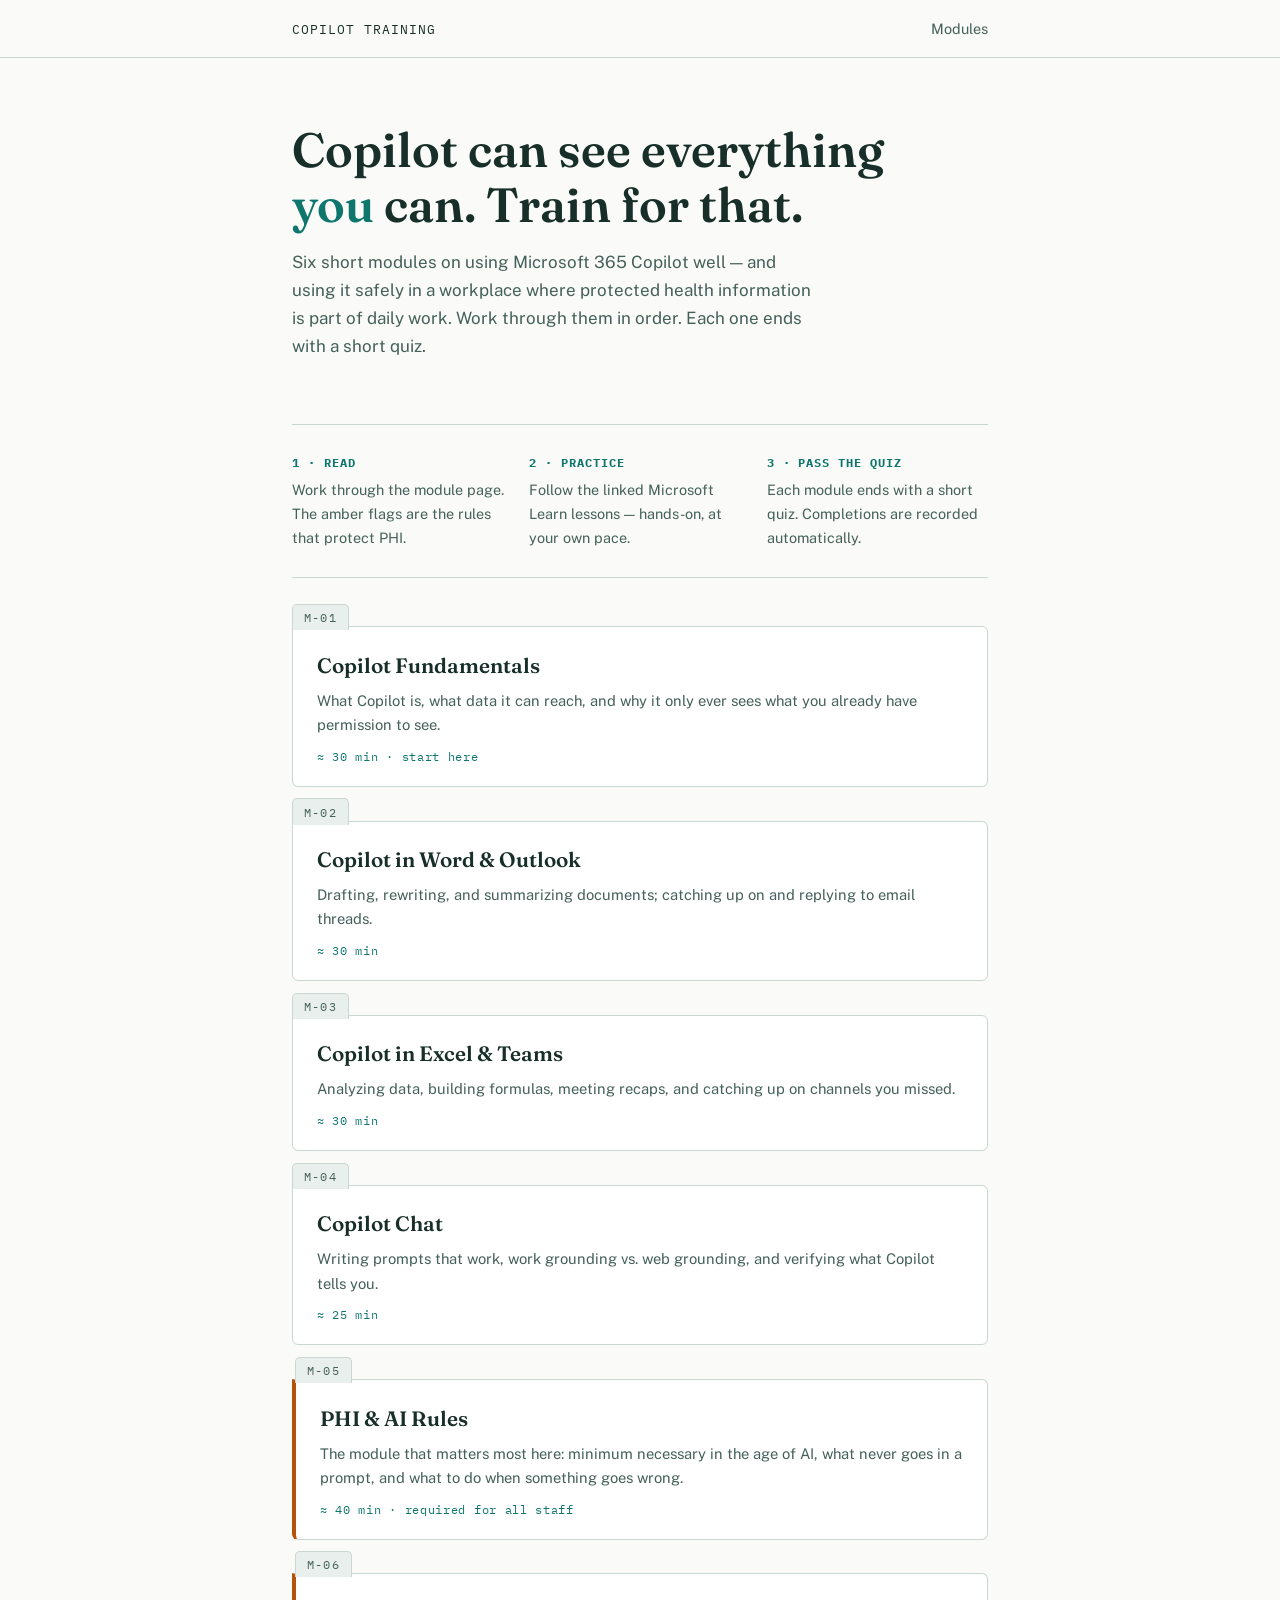
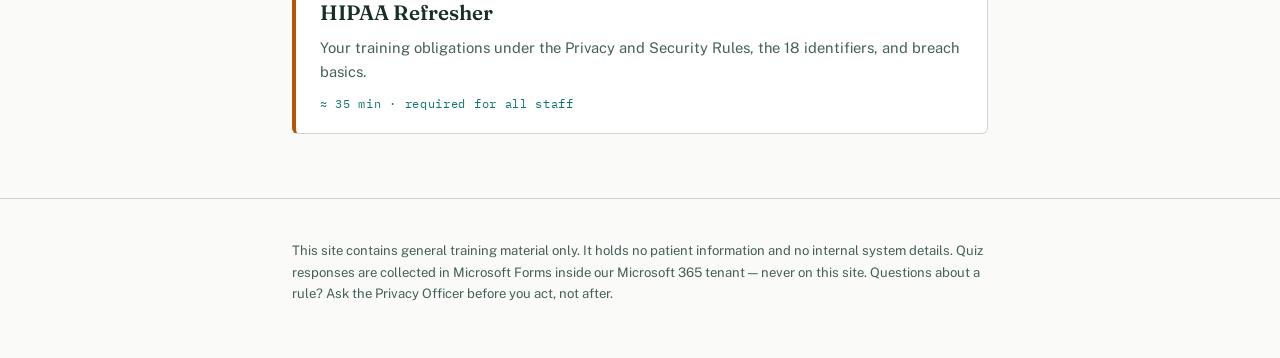
<file: index.html>
<!DOCTYPE html>
<html lang="en">
<head>
<meta charset="utf-8">
<meta name="viewport" content="width=device-width, initial-scale=1">
<title>Copilot Training</title>
<link rel="stylesheet" href="assets/styles.css">
</head>
<body>

<header class="topbar">
  <div class="wrap">
    <a class="wordmark" href="index.html">Copilot Training</a>
    <nav><a href="#modules">Modules</a></nav>
  </div>
</header>

<section class="hero">
  <div class="wrap">
    <h1>Copilot can see everything <em>you</em> can. Train for that.</h1>
    <p>Six short modules on using Microsoft 365 Copilot well — and using it safely in a
    workplace where protected health information is part of daily work. Work through them
    in order. Each one ends with a short quiz.</p>
  </div>
</section>

<div class="wrap">
  <div class="steps">
    <div><strong>1 · Read</strong><p>Work through the module page. The amber flags are the rules that protect PHI.</p></div>
    <div><strong>2 · Practice</strong><p>Follow the linked Microsoft Learn lessons — hands-on, at your own pace.</p></div>
    <div><strong>3 · Pass the quiz</strong><p>Each module ends with a short quiz. Completions are recorded automatically.</p></div>
  </div>

  <ul class="modules" id="modules">
    <li>
      <a class="module-card" href="modules/m01-fundamentals.html">
        <span class="tab">M-01</span>
        <h2>Copilot Fundamentals</h2>
        <p>What Copilot is, what data it can reach, and why it only ever sees what you already have permission to see.</p>
        <span class="meta">≈ 30 min · start here</span>
      </a>
    </li>
    <li>
      <a class="module-card" href="modules/m02-word-outlook.html">
        <span class="tab">M-02</span>
        <h2>Copilot in Word &amp; Outlook</h2>
        <p>Drafting, rewriting, and summarizing documents; catching up on and replying to email threads.</p>
        <span class="meta">≈ 30 min</span>
      </a>
    </li>
    <li>
      <a class="module-card" href="modules/m03-excel-teams.html">
        <span class="tab">M-03</span>
        <h2>Copilot in Excel &amp; Teams</h2>
        <p>Analyzing data, building formulas, meeting recaps, and catching up on channels you missed.</p>
        <span class="meta">≈ 30 min</span>
      </a>
    </li>
    <li>
      <a class="module-card" href="modules/m04-copilot-chat.html">
        <span class="tab">M-04</span>
        <h2>Copilot Chat</h2>
        <p>Writing prompts that work, work grounding vs. web grounding, and verifying what Copilot tells you.</p>
        <span class="meta">≈ 25 min</span>
      </a>
    </li>
    <li>
      <a class="module-card flagged" href="modules/m05-phi-and-ai.html">
        <span class="tab">M-05</span>
        <h2>PHI &amp; AI Rules</h2>
        <p>The module that matters most here: minimum necessary in the age of AI, what never goes in a prompt, and what to do when something goes wrong.</p>
        <span class="meta">≈ 40 min · required for all staff</span>
      </a>
    </li>
    <li>
      <a class="module-card flagged" href="modules/m06-hipaa-refresher.html">
        <span class="tab">M-06</span>
        <h2>HIPAA Refresher</h2>
        <p>Your training obligations under the Privacy and Security Rules, the 18 identifiers, and breach basics.</p>
        <span class="meta">≈ 35 min · required for all staff</span>
      </a>
    </li>
  </ul>
</div>

<footer>
  <div class="wrap">
    <p>This site contains general training material only. It holds no patient information and no
    internal system details. Quiz responses are collected in Microsoft Forms inside our
    Microsoft 365 tenant — never on this site. Questions about a rule? Ask the Privacy Officer
    before you act, not after.</p>
  </div>
</footer>

</body>
</html>
</file>
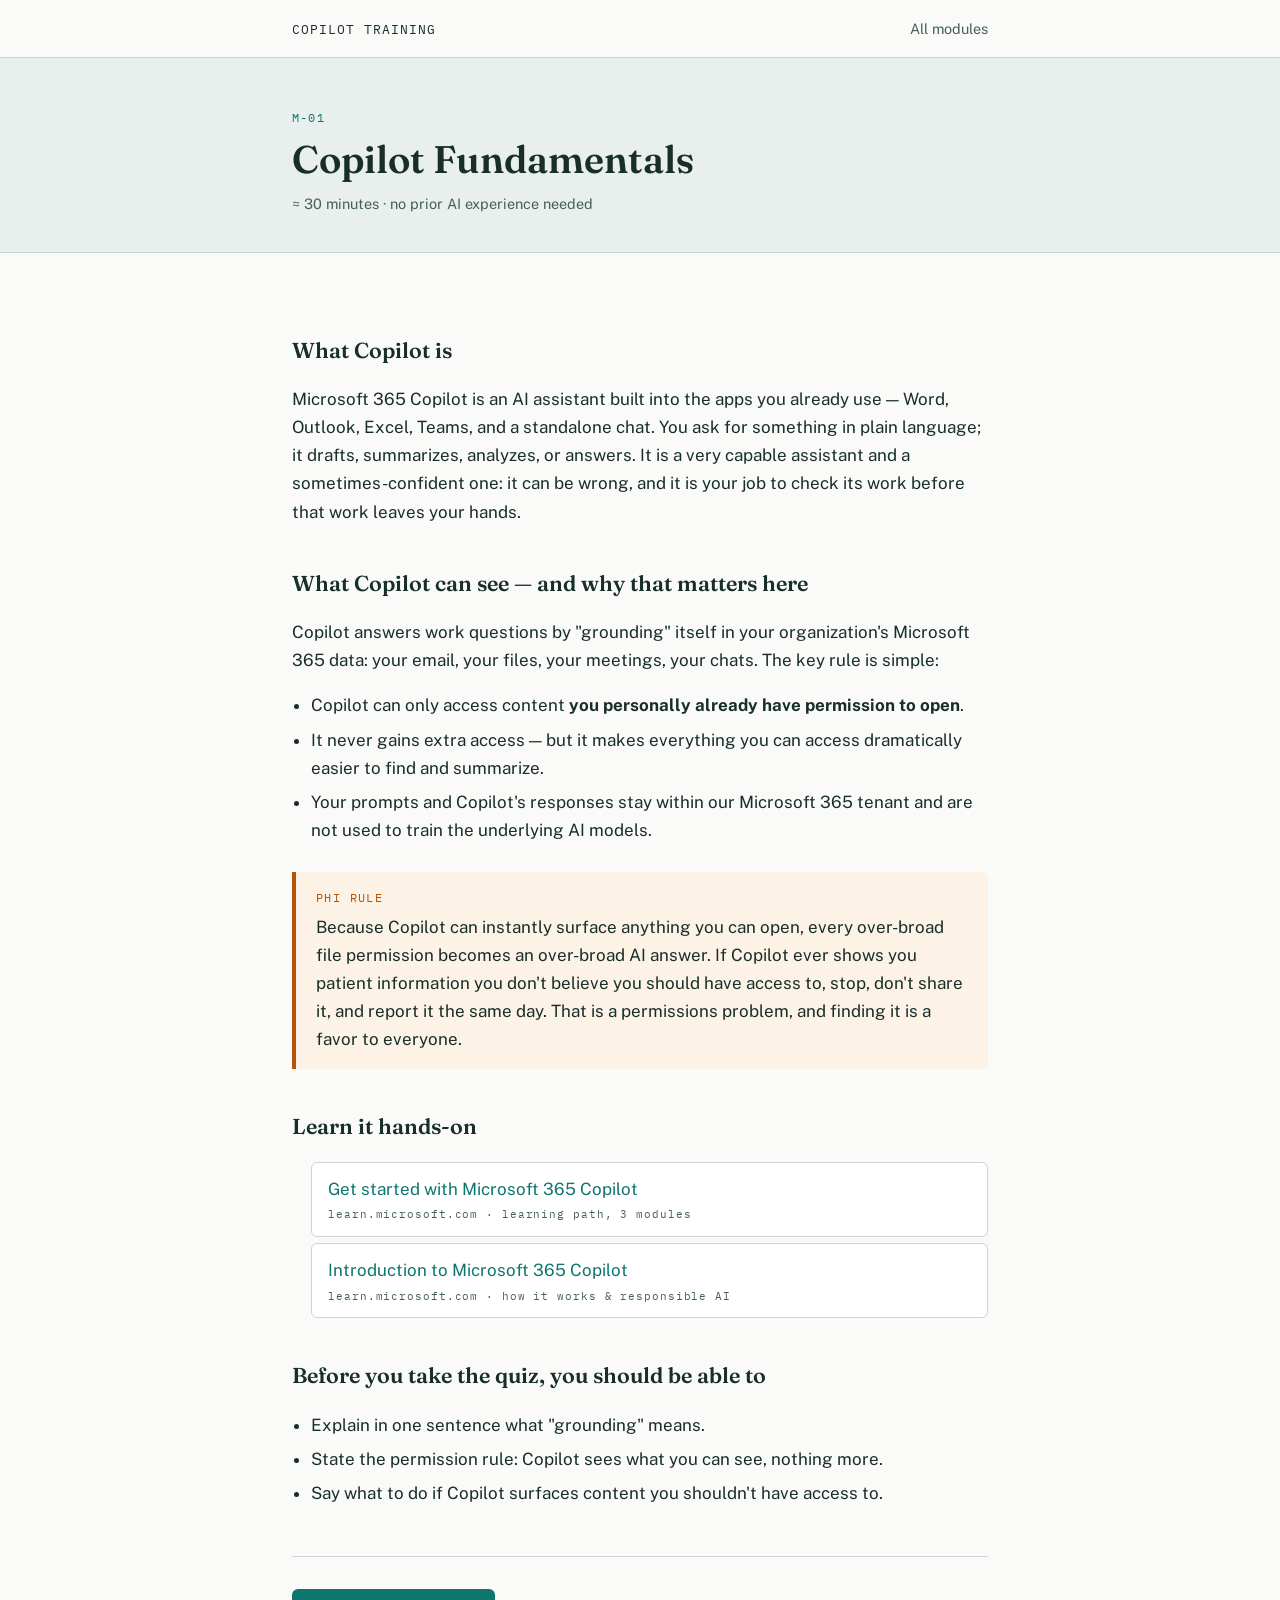
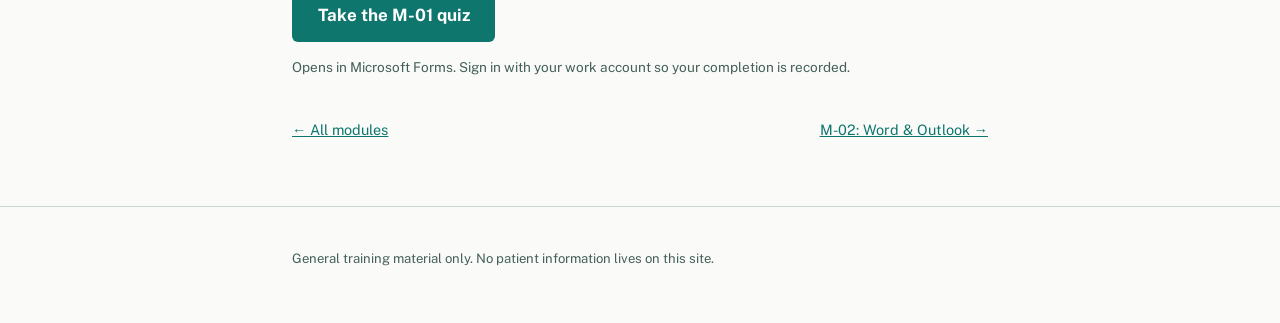
<file: modules/m01-fundamentals.html>
<!DOCTYPE html>
<html lang="en">
<head>
<meta charset="utf-8">
<meta name="viewport" content="width=device-width, initial-scale=1">
<title>M-01 · Copilot Fundamentals</title>
<link rel="stylesheet" href="../assets/styles.css">
</head>
<body>

<header class="topbar">
  <div class="wrap">
    <a class="wordmark" href="../index.html">Copilot Training</a>
    <nav><a href="../index.html#modules">All modules</a></nav>
  </div>
</header>

<div class="module-head">
  <div class="wrap">
    <span class="code">M-01</span>
    <h1>Copilot Fundamentals</h1>
    <p class="est">≈ 30 minutes · no prior AI experience needed</p>
  </div>
</div>

<main class="module">
  <div class="wrap">

    <h2>What Copilot is</h2>
    <p>Microsoft 365 Copilot is an AI assistant built into the apps you already use — Word,
    Outlook, Excel, Teams, and a standalone chat. You ask for something in plain language;
    it drafts, summarizes, analyzes, or answers. It is a very capable assistant and a
    sometimes-confident one: it can be wrong, and it is your job to check its work before
    that work leaves your hands.</p>

    <h2>What Copilot can see — and why that matters here</h2>
    <p>Copilot answers work questions by "grounding" itself in your organization's Microsoft 365
    data: your email, your files, your meetings, your chats. The key rule is simple:</p>
    <ul>
      <li>Copilot can only access content <strong>you personally already have permission to open</strong>.</li>
      <li>It never gains extra access — but it makes everything you can access dramatically easier to find and summarize.</li>
      <li>Your prompts and Copilot's responses stay within our Microsoft 365 tenant and are not used to train the underlying AI models.</li>
    </ul>

    <div class="phi">
      <span class="label">PHI rule</span>
      <p>Because Copilot can instantly surface anything you can open, every over-broad file
      permission becomes an over-broad AI answer. If Copilot ever shows you patient
      information you don't believe you should have access to, stop, don't share it, and
      report it the same day. That is a permissions problem, and finding it is a favor to
      everyone.</p>
    </div>

    <h2>Learn it hands-on</h2>
    <ul class="learn-links">
      <li><a href="https://learn.microsoft.com/en-us/training/paths/get-started-with-microsoft-365-copilot/">
        Get started with Microsoft 365 Copilot
        <span class="src">learn.microsoft.com · learning path, 3 modules</span></a></li>
      <li><a href="https://learn.microsoft.com/en-us/training/modules/introduction-microsoft-365-copilot/">
        Introduction to Microsoft 365 Copilot
        <span class="src">learn.microsoft.com · how it works &amp; responsible AI</span></a></li>
    </ul>

    <h2>Before you take the quiz, you should be able to</h2>
    <ul>
      <li>Explain in one sentence what "grounding" means.</li>
      <li>State the permission rule: Copilot sees what you can see, nothing more.</li>
      <li>Say what to do if Copilot surfaces content you shouldn't have access to.</li>
    </ul>

    <div class="quiz">
      <a class="button" href="https://forms.cloud.microsoft/Pages/ResponsePage.aspx?id=3wcyBInm9kuQIAEDjxHwsdZuuTm6gatLlEnyoyC8YOhUMFJZSlI0VVJONVVWRkRGWjg4NlI3RjUwQy4u">Take the M-01 quiz</a>
      <p class="note">Opens in Microsoft Forms. Sign in with your work account so your completion is recorded.</p>
    </div>

    <div class="pager">
      <a href="../index.html#modules">← All modules</a>
      <a href="m02-word-outlook.html">M-02: Word &amp; Outlook →</a>
    </div>

  </div>
</main>

<footer><div class="wrap"><p>General training material only. No patient information lives on this site.</p></div></footer>

</body>
</html>
</file>
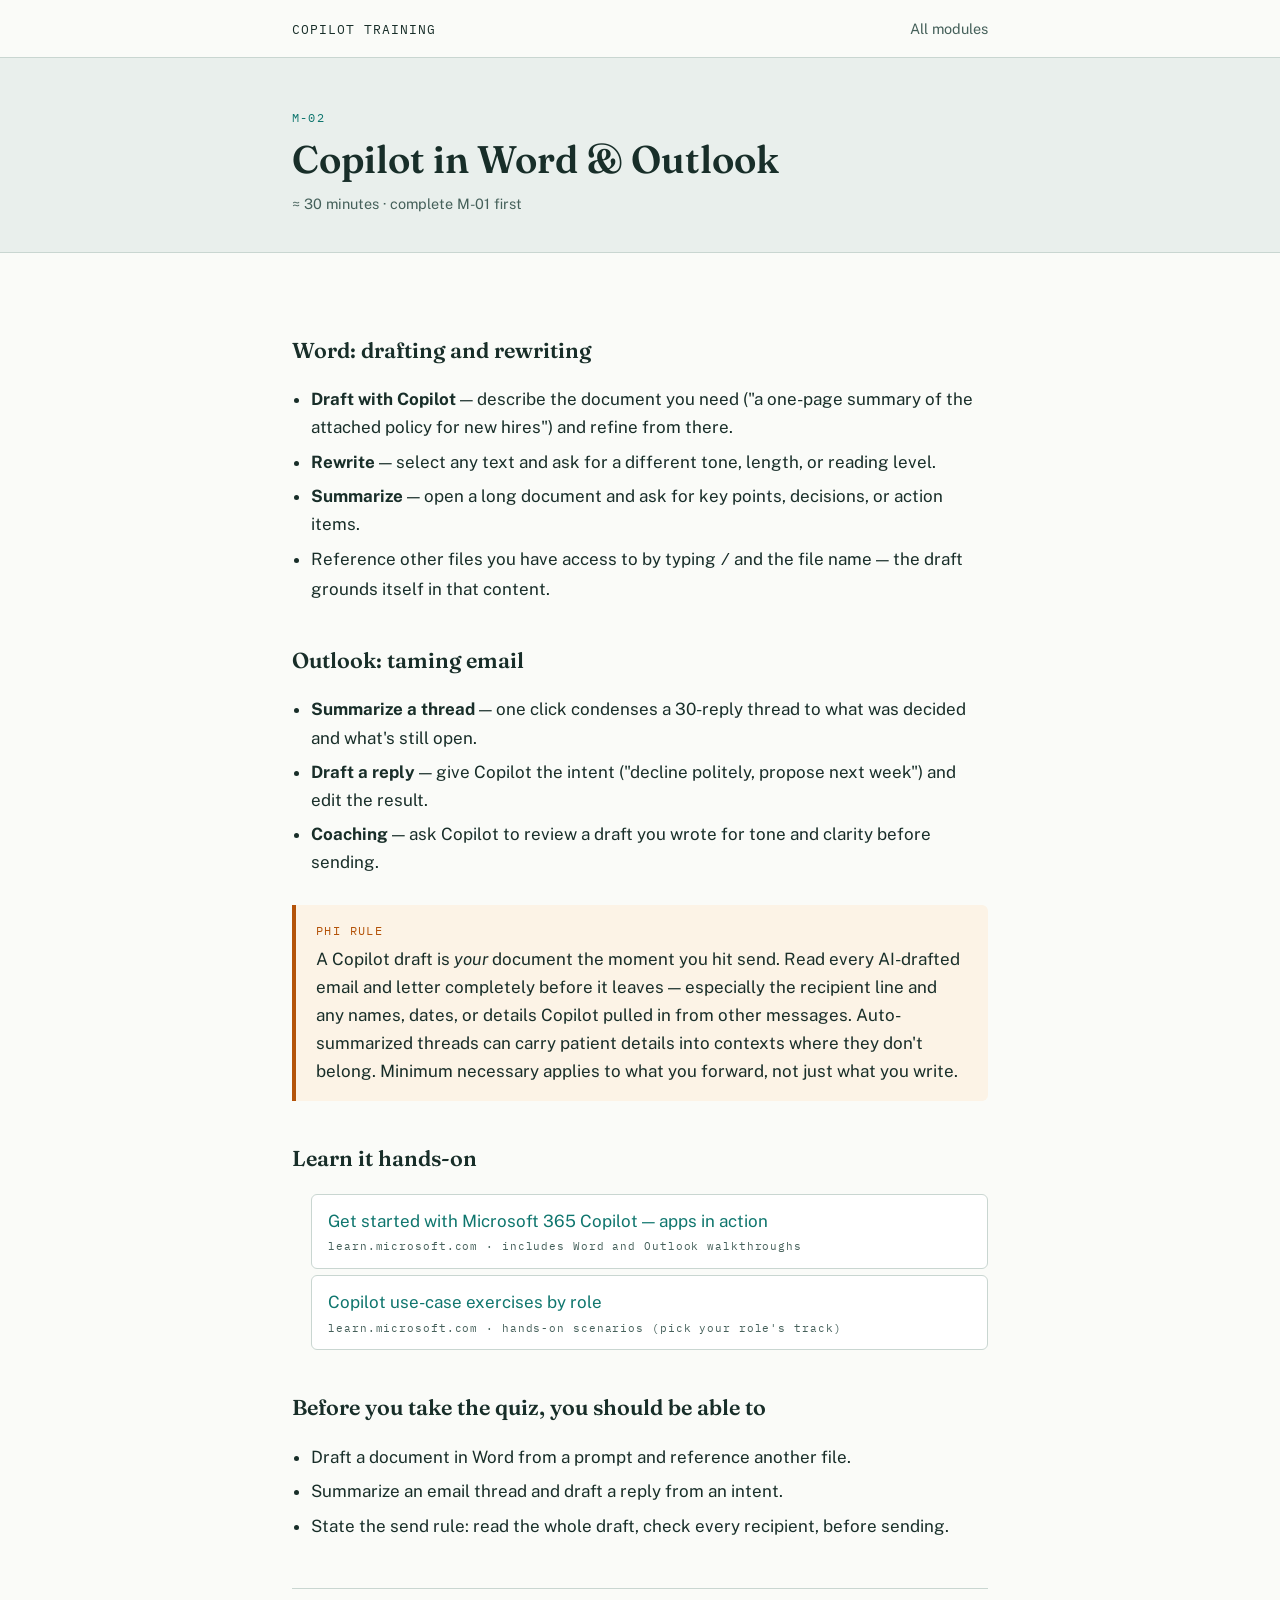
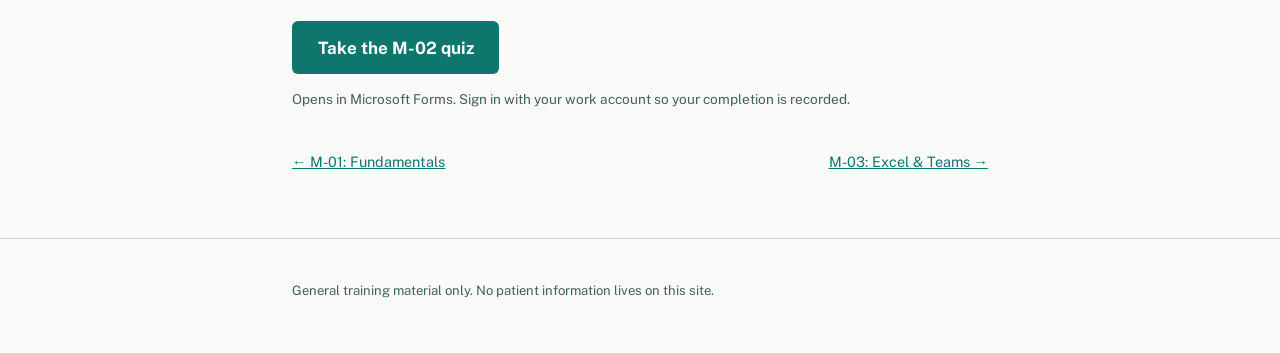
<file: modules/m02-word-outlook.html>
<!DOCTYPE html>
<html lang="en">
<head>
<meta charset="utf-8">
<meta name="viewport" content="width=device-width, initial-scale=1">
<title>M-02 · Copilot in Word &amp; Outlook</title>
<link rel="stylesheet" href="../assets/styles.css">
</head>
<body>

<header class="topbar">
  <div class="wrap">
    <a class="wordmark" href="../index.html">Copilot Training</a>
    <nav><a href="../index.html#modules">All modules</a></nav>
  </div>
</header>

<div class="module-head">
  <div class="wrap">
    <span class="code">M-02</span>
    <h1>Copilot in Word &amp; Outlook</h1>
    <p class="est">≈ 30 minutes · complete M-01 first</p>
  </div>
</div>

<main class="module">
  <div class="wrap">

    <h2>Word: drafting and rewriting</h2>
    <ul>
      <li><strong>Draft with Copilot</strong> — describe the document you need ("a one-page summary of the attached policy for new hires") and refine from there.</li>
      <li><strong>Rewrite</strong> — select any text and ask for a different tone, length, or reading level.</li>
      <li><strong>Summarize</strong> — open a long document and ask for key points, decisions, or action items.</li>
      <li>Reference other files you have access to by typing <code>/</code> and the file name — the draft grounds itself in that content.</li>
    </ul>

    <h2>Outlook: taming email</h2>
    <ul>
      <li><strong>Summarize a thread</strong> — one click condenses a 30-reply thread to what was decided and what's still open.</li>
      <li><strong>Draft a reply</strong> — give Copilot the intent ("decline politely, propose next week") and edit the result.</li>
      <li><strong>Coaching</strong> — ask Copilot to review a draft you wrote for tone and clarity before sending.</li>
    </ul>

    <div class="phi">
      <span class="label">PHI rule</span>
      <p>A Copilot draft is <em>your</em> document the moment you hit send. Read every
      AI-drafted email and letter completely before it leaves — especially the recipient
      line and any names, dates, or details Copilot pulled in from other messages.
      Auto-summarized threads can carry patient details into contexts where they don't
      belong. Minimum necessary applies to what you forward, not just what you write.</p>
    </div>

    <h2>Learn it hands-on</h2>
    <ul class="learn-links">
      <li><a href="https://learn.microsoft.com/en-us/training/paths/get-started-with-microsoft-365-copilot/">
        Get started with Microsoft 365 Copilot — apps in action
        <span class="src">learn.microsoft.com · includes Word and Outlook walkthroughs</span></a></li>
      <li><a href="https://learn.microsoft.com/en-us/training/paths/empower-workforce-copilot-use-cases/">
        Copilot use-case exercises by role
        <span class="src">learn.microsoft.com · hands-on scenarios (pick your role's track)</span></a></li>
    </ul>

    <h2>Before you take the quiz, you should be able to</h2>
    <ul>
      <li>Draft a document in Word from a prompt and reference another file.</li>
      <li>Summarize an email thread and draft a reply from an intent.</li>
      <li>State the send rule: read the whole draft, check every recipient, before sending.</li>
    </ul>

    <div class="quiz">
      <a class="button" href="https://forms.cloud.microsoft/Pages/ResponsePage.aspx?id=3wcyBInm9kuQIAEDjxHwsdZuuTm6gatLlEnyoyC8YOhUMDRKSTNSVjVERVAxSDVYVDFYUENOODFPNC4u">Take the M-02 quiz</a>
      <p class="note">Opens in Microsoft Forms. Sign in with your work account so your completion is recorded.</p>
    </div>

    <div class="pager">
      <a href="m01-fundamentals.html">← M-01: Fundamentals</a>
      <a href="m03-excel-teams.html">M-03: Excel &amp; Teams →</a>
    </div>

  </div>
</main>

<footer><div class="wrap"><p>General training material only. No patient information lives on this site.</p></div></footer>

</body>
</html>
</file>
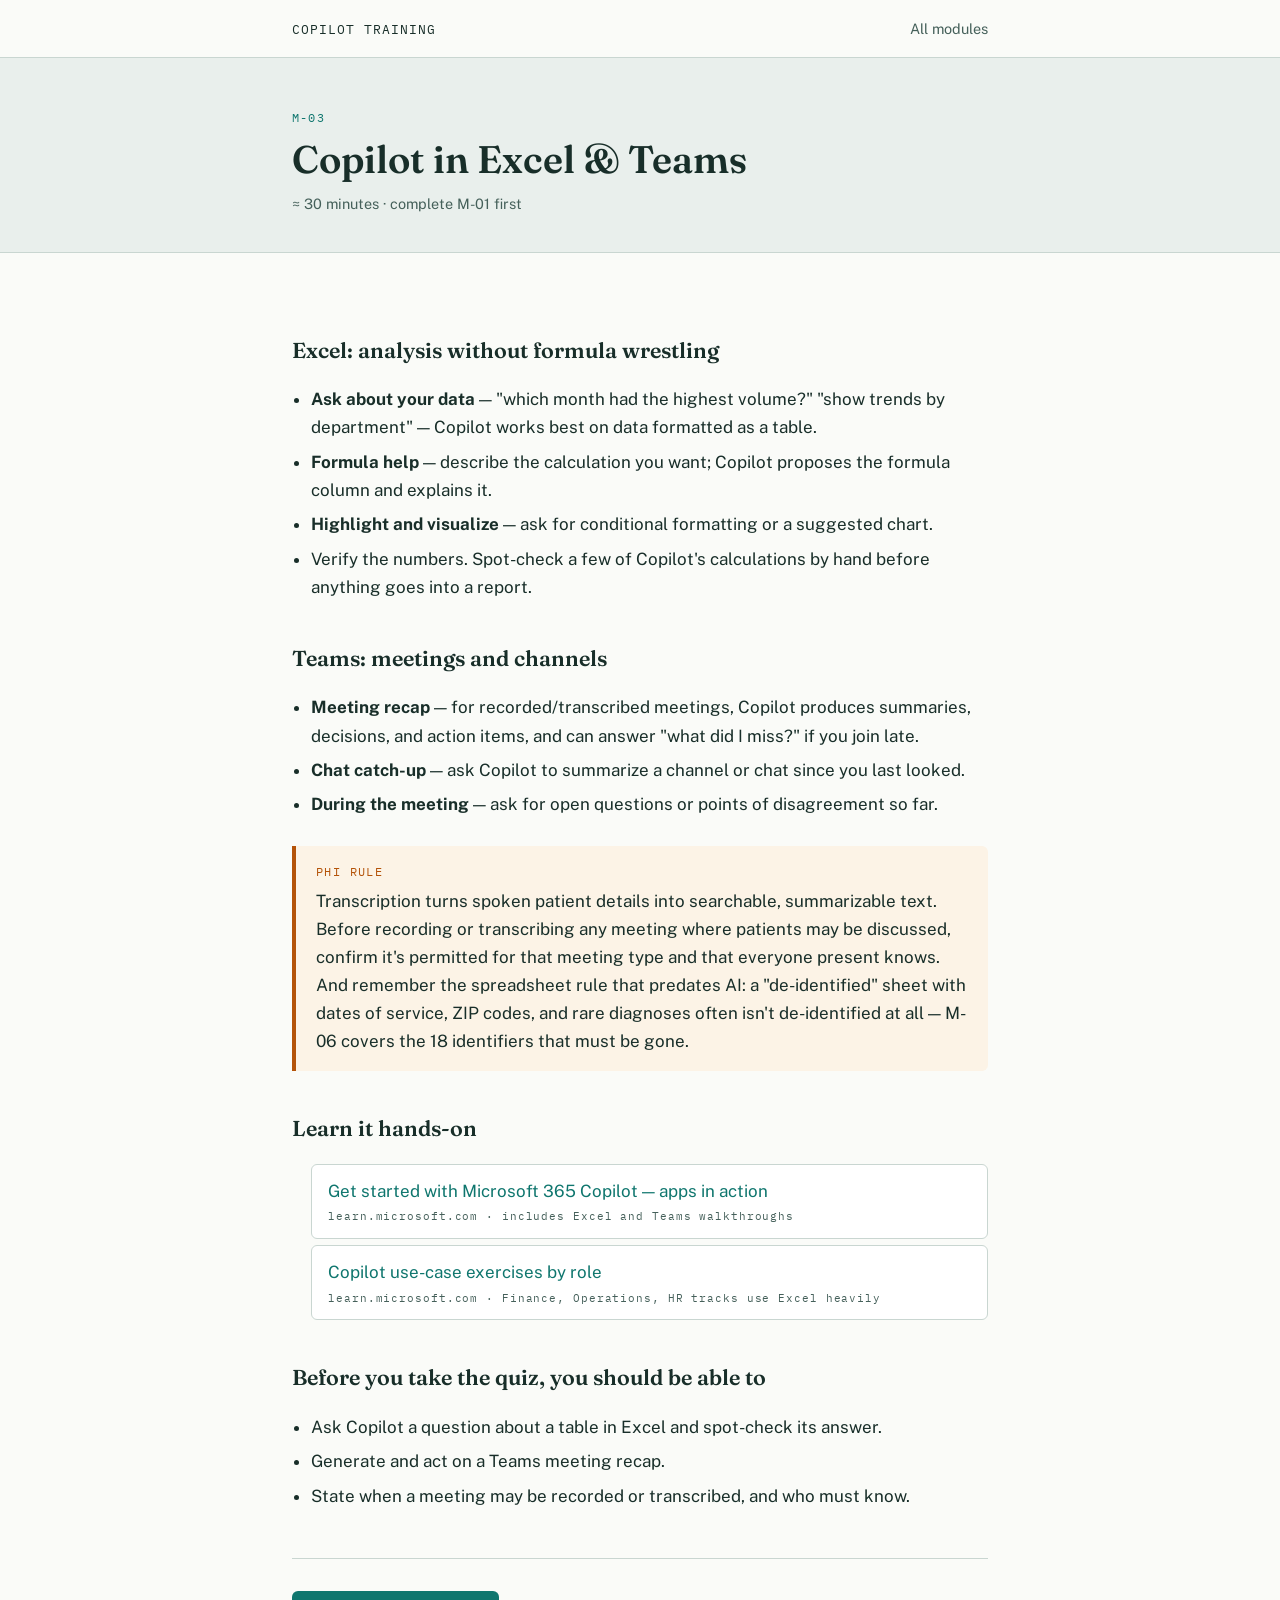
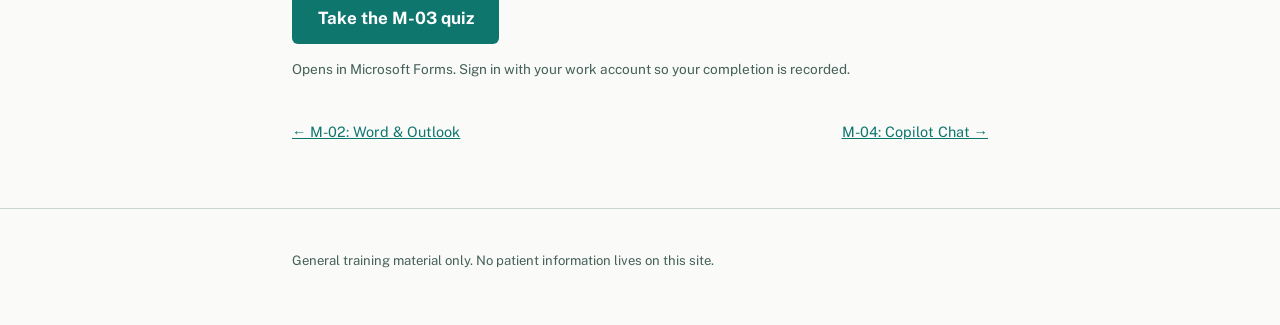
<file: modules/m03-excel-teams.html>
<!DOCTYPE html>
<html lang="en">
<head>
<meta charset="utf-8">
<meta name="viewport" content="width=device-width, initial-scale=1">
<title>M-03 · Copilot in Excel &amp; Teams</title>
<link rel="stylesheet" href="../assets/styles.css">
</head>
<body>

<header class="topbar">
  <div class="wrap">
    <a class="wordmark" href="../index.html">Copilot Training</a>
    <nav><a href="../index.html#modules">All modules</a></nav>
  </div>
</header>

<div class="module-head">
  <div class="wrap">
    <span class="code">M-03</span>
    <h1>Copilot in Excel &amp; Teams</h1>
    <p class="est">≈ 30 minutes · complete M-01 first</p>
  </div>
</div>

<main class="module">
  <div class="wrap">

    <h2>Excel: analysis without formula wrestling</h2>
    <ul>
      <li><strong>Ask about your data</strong> — "which month had the highest volume?" "show trends by department" — Copilot works best on data formatted as a table.</li>
      <li><strong>Formula help</strong> — describe the calculation you want; Copilot proposes the formula column and explains it.</li>
      <li><strong>Highlight and visualize</strong> — ask for conditional formatting or a suggested chart.</li>
      <li>Verify the numbers. Spot-check a few of Copilot's calculations by hand before anything goes into a report.</li>
    </ul>

    <h2>Teams: meetings and channels</h2>
    <ul>
      <li><strong>Meeting recap</strong> — for recorded/transcribed meetings, Copilot produces summaries, decisions, and action items, and can answer "what did I miss?" if you join late.</li>
      <li><strong>Chat catch-up</strong> — ask Copilot to summarize a channel or chat since you last looked.</li>
      <li><strong>During the meeting</strong> — ask for open questions or points of disagreement so far.</li>
    </ul>

    <div class="phi">
      <span class="label">PHI rule</span>
      <p>Transcription turns spoken patient details into searchable, summarizable text.
      Before recording or transcribing any meeting where patients may be discussed, confirm
      it's permitted for that meeting type and that everyone present knows. And remember the
      spreadsheet rule that predates AI: a "de-identified" sheet with dates of service, ZIP
      codes, and rare diagnoses often isn't de-identified at all — M-06 covers the 18
      identifiers that must be gone.</p>
    </div>

    <h2>Learn it hands-on</h2>
    <ul class="learn-links">
      <li><a href="https://learn.microsoft.com/en-us/training/paths/get-started-with-microsoft-365-copilot/">
        Get started with Microsoft 365 Copilot — apps in action
        <span class="src">learn.microsoft.com · includes Excel and Teams walkthroughs</span></a></li>
      <li><a href="https://learn.microsoft.com/en-us/training/paths/empower-workforce-copilot-use-cases/">
        Copilot use-case exercises by role
        <span class="src">learn.microsoft.com · Finance, Operations, HR tracks use Excel heavily</span></a></li>
    </ul>

    <h2>Before you take the quiz, you should be able to</h2>
    <ul>
      <li>Ask Copilot a question about a table in Excel and spot-check its answer.</li>
      <li>Generate and act on a Teams meeting recap.</li>
      <li>State when a meeting may be recorded or transcribed, and who must know.</li>
    </ul>

    <div class="quiz">
      <a class="button" href="https://forms.cloud.microsoft/Pages/ResponsePage.aspx?id=3wcyBInm9kuQIAEDjxHwsdZuuTm6gatLlEnyoyC8YOhUNFBPNDhUSjIxWURXVVNTWjZFTlZJREM3WS4u">Take the M-03 quiz</a>
      <p class="note">Opens in Microsoft Forms. Sign in with your work account so your completion is recorded.</p>
    </div>

    <div class="pager">
      <a href="m02-word-outlook.html">← M-02: Word &amp; Outlook</a>
      <a href="m04-copilot-chat.html">M-04: Copilot Chat →</a>
    </div>

  </div>
</main>

<footer><div class="wrap"><p>General training material only. No patient information lives on this site.</p></div></footer>

</body>
</html>
</file>
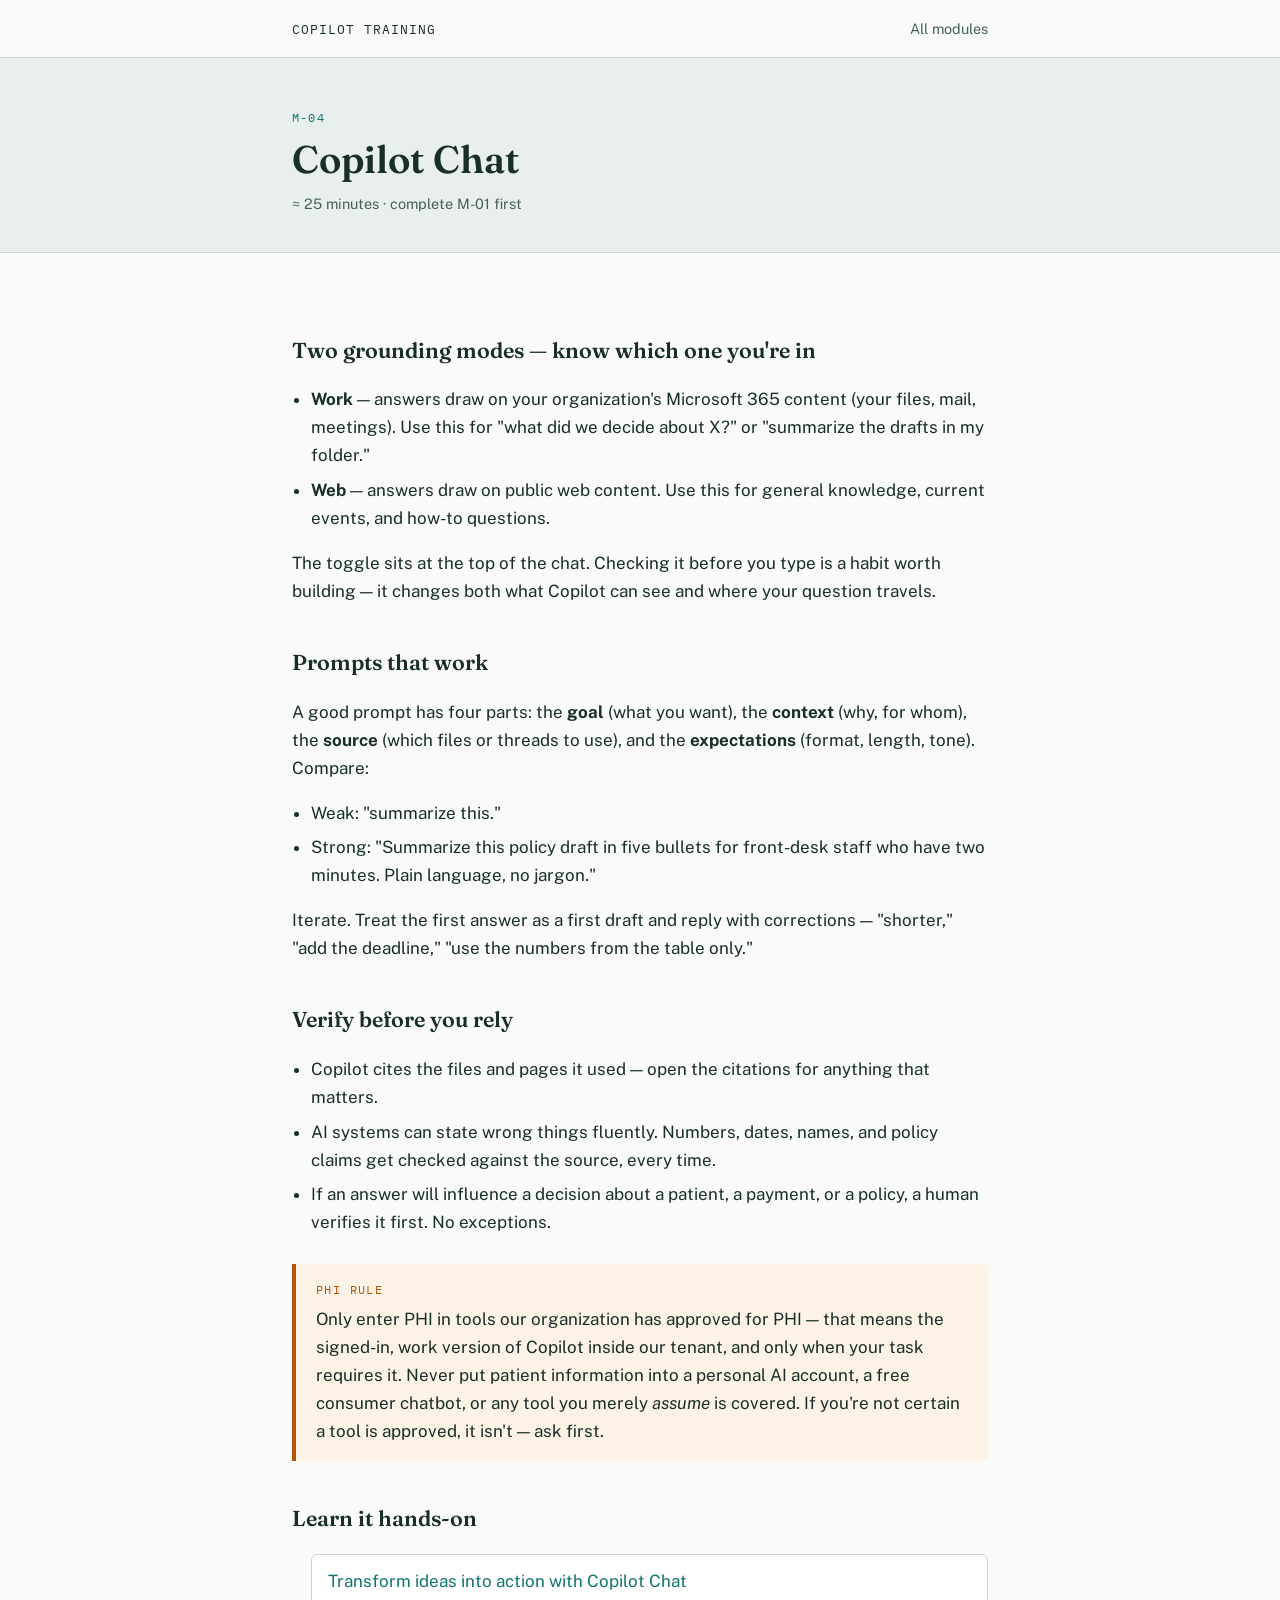
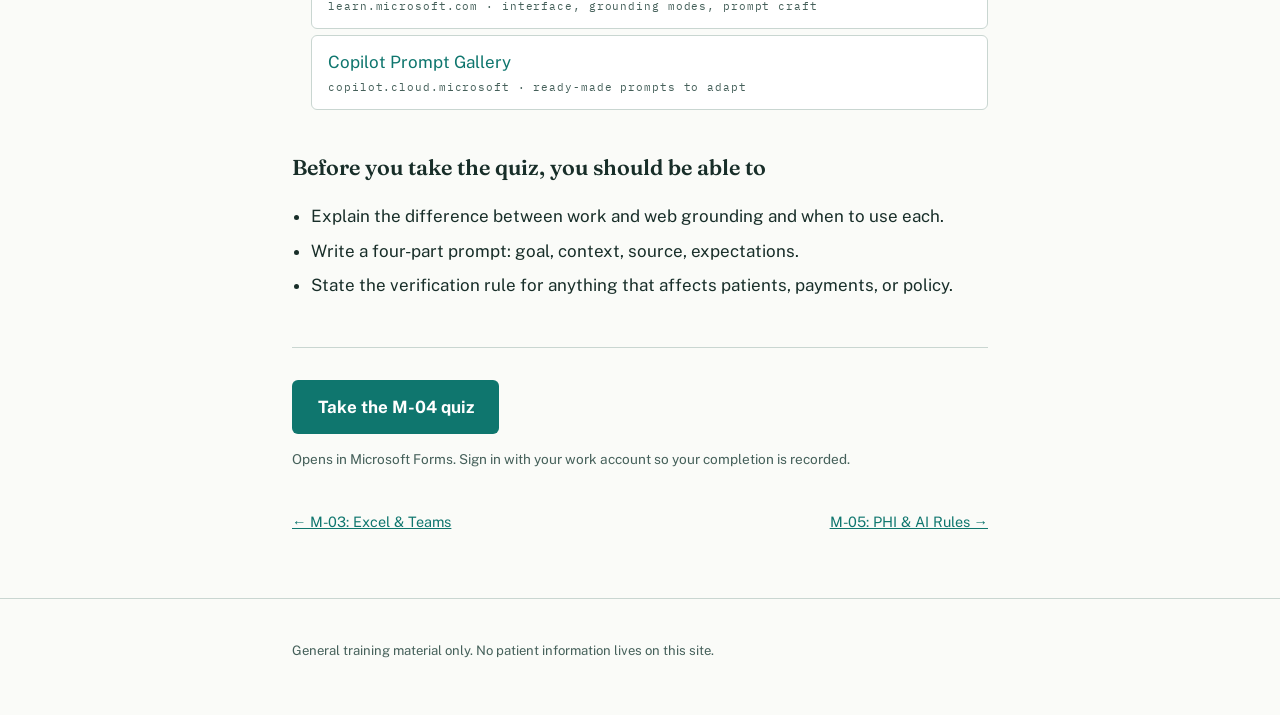
<file: modules/m04-copilot-chat.html>
<!DOCTYPE html>
<html lang="en">
<head>
<meta charset="utf-8">
<meta name="viewport" content="width=device-width, initial-scale=1">
<title>M-04 · Copilot Chat</title>
<link rel="stylesheet" href="../assets/styles.css">
</head>
<body>

<header class="topbar">
  <div class="wrap">
    <a class="wordmark" href="../index.html">Copilot Training</a>
    <nav><a href="../index.html#modules">All modules</a></nav>
  </div>
</header>

<div class="module-head">
  <div class="wrap">
    <span class="code">M-04</span>
    <h1>Copilot Chat</h1>
    <p class="est">≈ 25 minutes · complete M-01 first</p>
  </div>
</div>

<main class="module">
  <div class="wrap">

    <h2>Two grounding modes — know which one you're in</h2>
    <ul>
      <li><strong>Work</strong> — answers draw on your organization's Microsoft 365 content (your files, mail, meetings). Use this for "what did we decide about X?" or "summarize the drafts in my folder."</li>
      <li><strong>Web</strong> — answers draw on public web content. Use this for general knowledge, current events, and how-to questions.</li>
    </ul>
    <p>The toggle sits at the top of the chat. Checking it before you type is a habit worth
    building — it changes both what Copilot can see and where your question travels.</p>

    <h2>Prompts that work</h2>
    <p>A good prompt has four parts: the <strong>goal</strong> (what you want), the
    <strong>context</strong> (why, for whom), the <strong>source</strong> (which files or
    threads to use), and the <strong>expectations</strong> (format, length, tone). Compare:</p>
    <ul>
      <li>Weak: "summarize this."</li>
      <li>Strong: "Summarize this policy draft in five bullets for front-desk staff who have two minutes. Plain language, no jargon."</li>
    </ul>
    <p>Iterate. Treat the first answer as a first draft and reply with corrections —
    "shorter," "add the deadline," "use the numbers from the table only."</p>

    <h2>Verify before you rely</h2>
    <ul>
      <li>Copilot cites the files and pages it used — open the citations for anything that matters.</li>
      <li>AI systems can state wrong things fluently. Numbers, dates, names, and policy claims get checked against the source, every time.</li>
      <li>If an answer will influence a decision about a patient, a payment, or a policy, a human verifies it first. No exceptions.</li>
    </ul>

    <div class="phi">
      <span class="label">PHI rule</span>
      <p>Only enter PHI in tools our organization has approved for PHI — that means the
      signed-in, work version of Copilot inside our tenant, and only when your task requires
      it. Never put patient information into a personal AI account, a free consumer
      chatbot, or any tool you merely <em>assume</em> is covered. If you're not certain a
      tool is approved, it isn't — ask first.</p>
    </div>

    <h2>Learn it hands-on</h2>
    <ul class="learn-links">
      <li><a href="https://learn.microsoft.com/en-us/training/paths/explore-microsoft-365-copilot-business-chat/">
        Transform ideas into action with Copilot Chat
        <span class="src">learn.microsoft.com · interface, grounding modes, prompt craft</span></a></li>
      <li><a href="https://copilot.cloud.microsoft/prompts">
        Copilot Prompt Gallery
        <span class="src">copilot.cloud.microsoft · ready-made prompts to adapt</span></a></li>
    </ul>

    <h2>Before you take the quiz, you should be able to</h2>
    <ul>
      <li>Explain the difference between work and web grounding and when to use each.</li>
      <li>Write a four-part prompt: goal, context, source, expectations.</li>
      <li>State the verification rule for anything that affects patients, payments, or policy.</li>
    </ul>

    <div class="quiz">
      <a class="button" href="https://forms.cloud.microsoft/Pages/ResponsePage.aspx?id=3wcyBInm9kuQIAEDjxHwsdZuuTm6gatLlEnyoyC8YOhUMjNIOUY5OEFHTlNZUFUzOTQxQVBKUEUyVi4u">Take the M-04 quiz</a>
      <p class="note">Opens in Microsoft Forms. Sign in with your work account so your completion is recorded.</p>
    </div>

    <div class="pager">
      <a href="m03-excel-teams.html">← M-03: Excel &amp; Teams</a>
      <a href="m05-phi-and-ai.html">M-05: PHI &amp; AI Rules →</a>
    </div>

  </div>
</main>

<footer><div class="wrap"><p>General training material only. No patient information lives on this site.</p></div></footer>

</body>
</html>
</file>
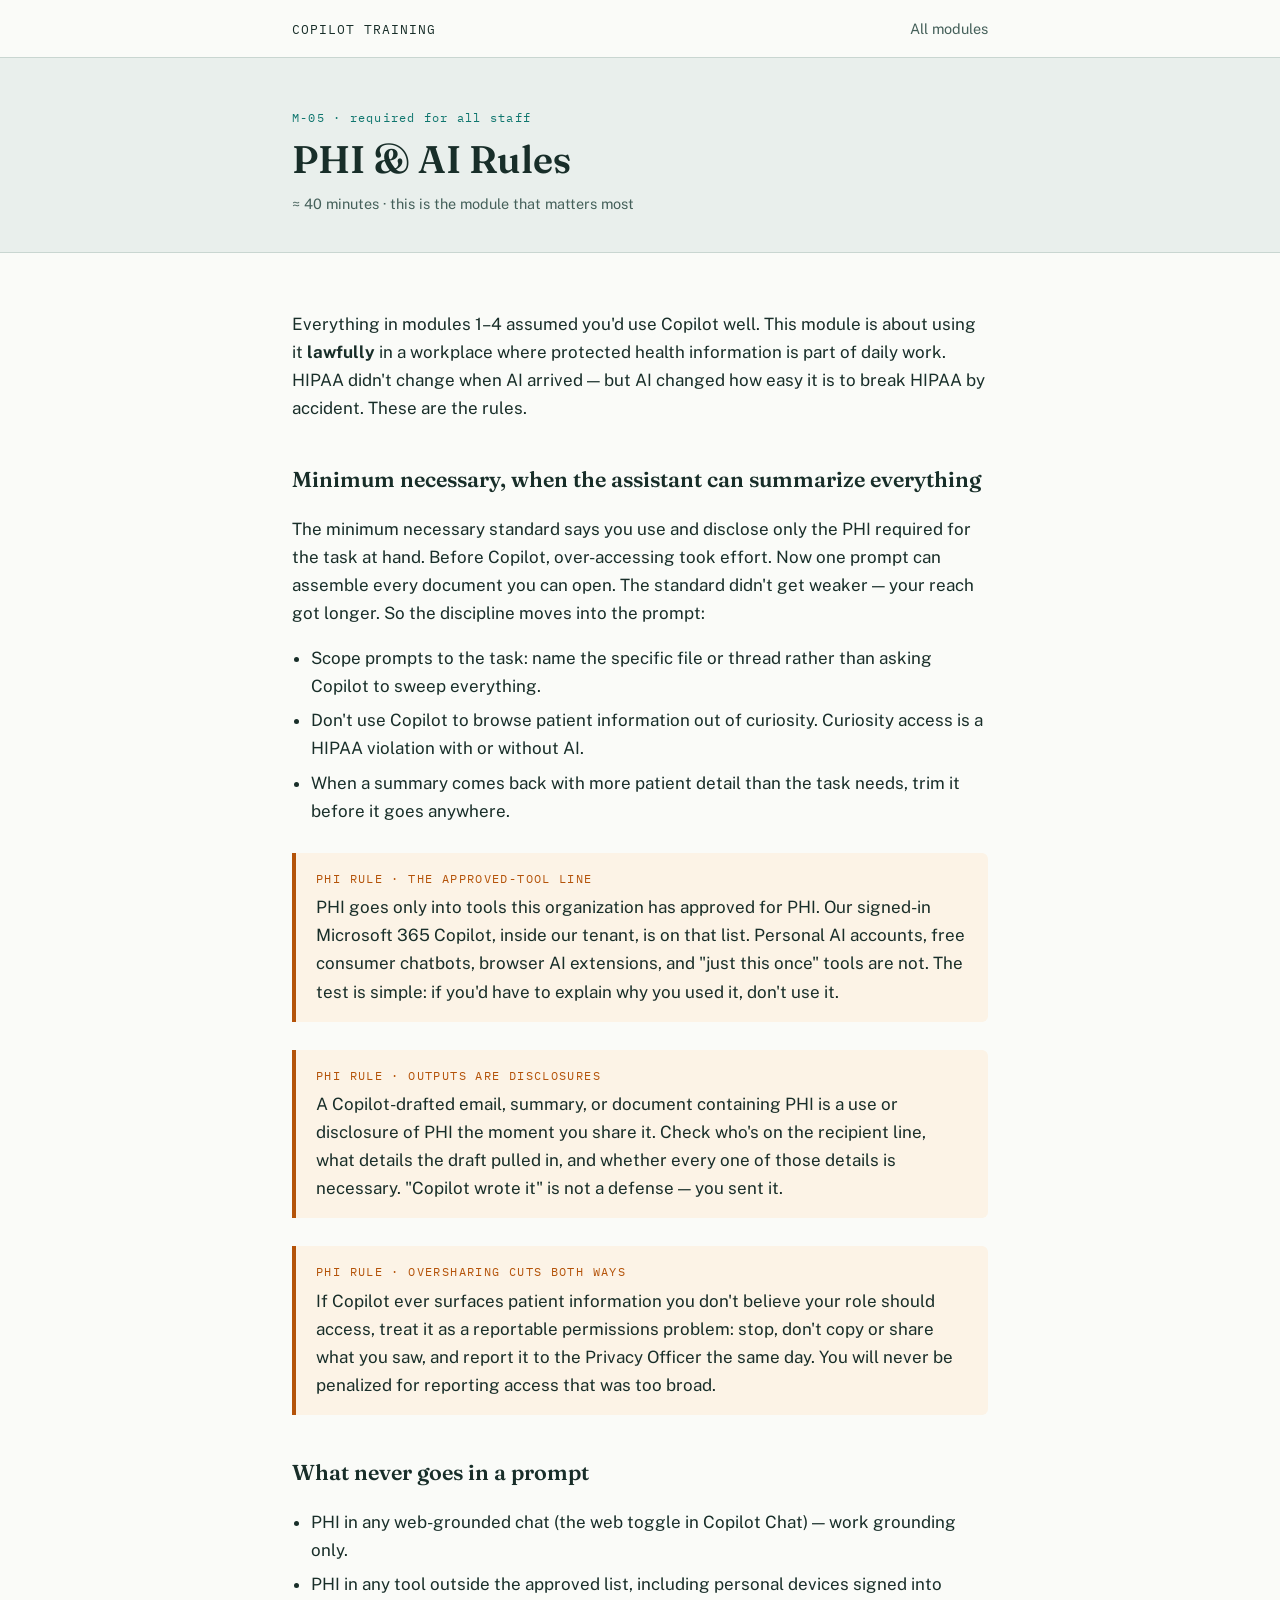
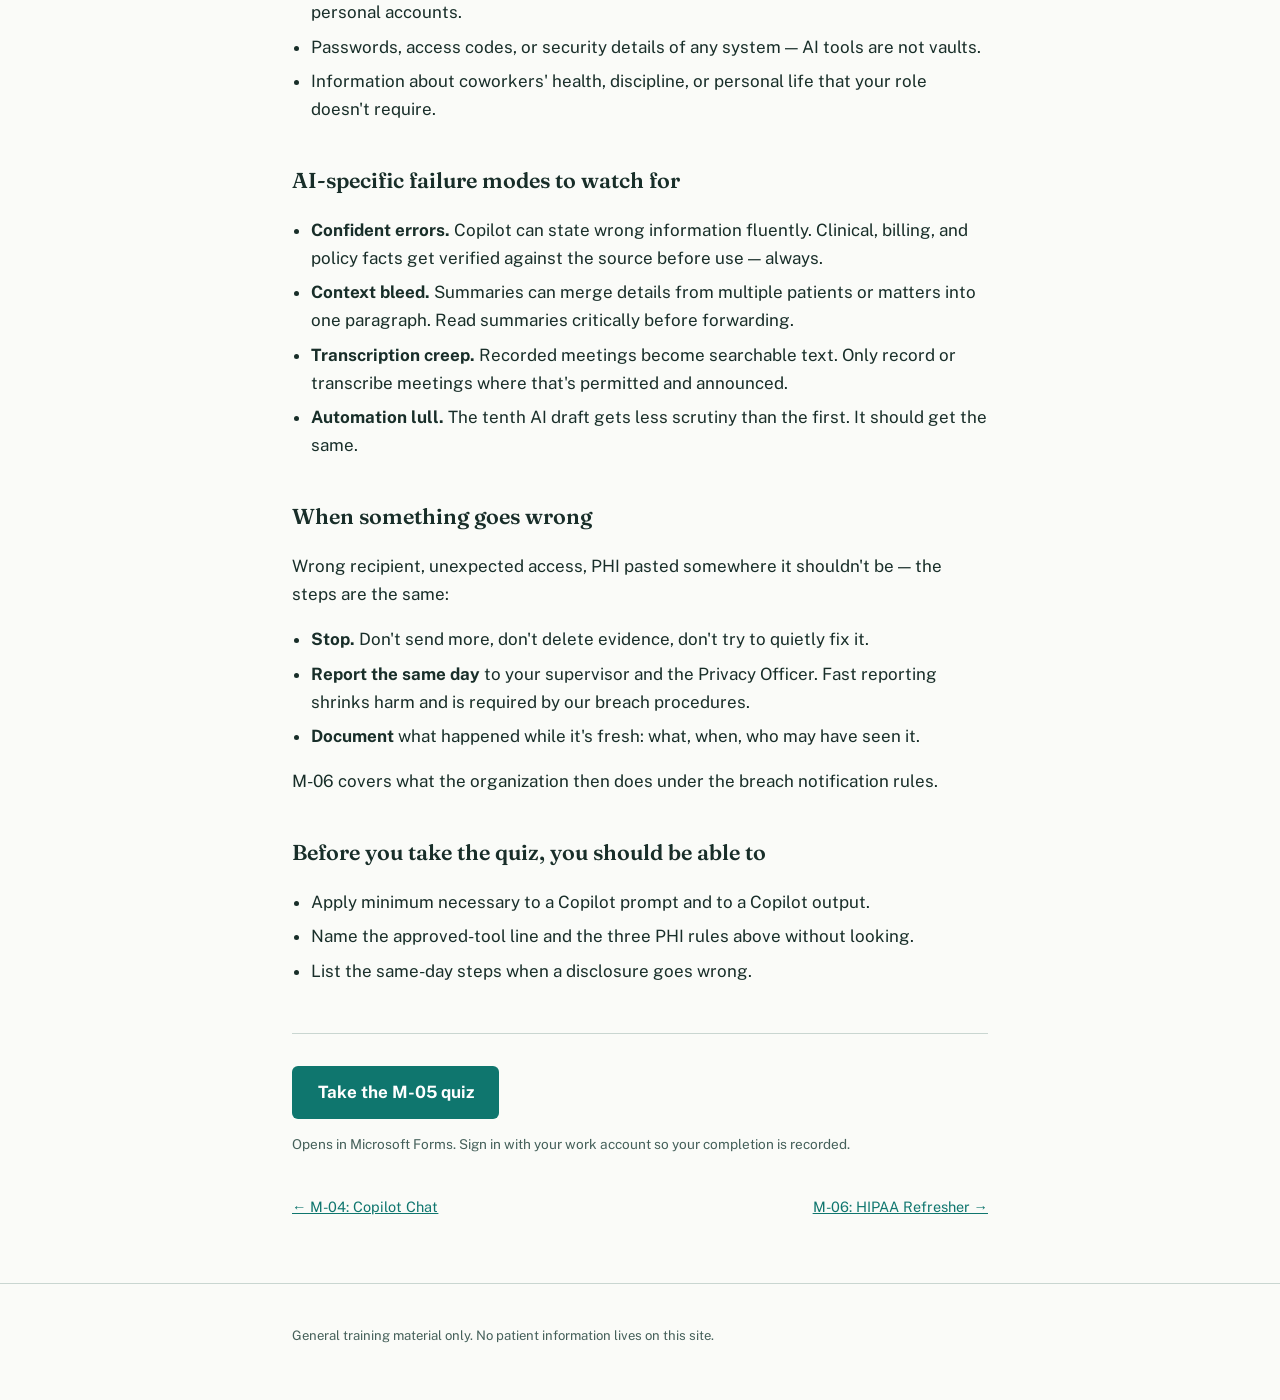
<file: modules/m05-phi-and-ai.html>
<!DOCTYPE html>
<html lang="en">
<head>
<meta charset="utf-8">
<meta name="viewport" content="width=device-width, initial-scale=1">
<title>M-05 · PHI &amp; AI Rules</title>
<link rel="stylesheet" href="../assets/styles.css">
</head>
<body>

<header class="topbar">
  <div class="wrap">
    <a class="wordmark" href="../index.html">Copilot Training</a>
    <nav><a href="../index.html#modules">All modules</a></nav>
  </div>
</header>

<div class="module-head">
  <div class="wrap">
    <span class="code">M-05 · required for all staff</span>
    <h1>PHI &amp; AI Rules</h1>
    <p class="est">≈ 40 minutes · this is the module that matters most</p>
  </div>
</div>

<main class="module">
  <div class="wrap">

    <p>Everything in modules 1–4 assumed you'd use Copilot well. This module is about using
    it <strong>lawfully</strong> in a workplace where protected health information is part
    of daily work. HIPAA didn't change when AI arrived — but AI changed how easy it is to
    break HIPAA by accident. These are the rules.</p>

    <h2>Minimum necessary, when the assistant can summarize everything</h2>
    <p>The minimum necessary standard says you use and disclose only the PHI required for
    the task at hand. Before Copilot, over-accessing took effort. Now one prompt can
    assemble every document you can open. The standard didn't get weaker — your reach got
    longer. So the discipline moves into the prompt:</p>
    <ul>
      <li>Scope prompts to the task: name the specific file or thread rather than asking Copilot to sweep everything.</li>
      <li>Don't use Copilot to browse patient information out of curiosity. Curiosity access is a HIPAA violation with or without AI.</li>
      <li>When a summary comes back with more patient detail than the task needs, trim it before it goes anywhere.</li>
    </ul>

    <div class="phi">
      <span class="label">PHI rule · the approved-tool line</span>
      <p>PHI goes only into tools this organization has approved for PHI. Our signed-in
      Microsoft 365 Copilot, inside our tenant, is on that list. Personal AI accounts, free
      consumer chatbots, browser AI extensions, and "just this once" tools are not.
      The test is simple: if you'd have to explain why you used it, don't use it.</p>
    </div>

    <div class="phi">
      <span class="label">PHI rule · outputs are disclosures</span>
      <p>A Copilot-drafted email, summary, or document containing PHI is a use or disclosure
      of PHI the moment you share it. Check who's on the recipient line, what details the
      draft pulled in, and whether every one of those details is necessary. "Copilot wrote
      it" is not a defense — you sent it.</p>
    </div>

    <div class="phi">
      <span class="label">PHI rule · oversharing cuts both ways</span>
      <p>If Copilot ever surfaces patient information you don't believe your role should
      access, treat it as a reportable permissions problem: stop, don't copy or share what
      you saw, and report it to the Privacy Officer the same day. You will never be
      penalized for reporting access that was too broad.</p>
    </div>

    <h2>What never goes in a prompt</h2>
    <ul>
      <li>PHI in any web-grounded chat (the web toggle in Copilot Chat) — work grounding only.</li>
      <li>PHI in any tool outside the approved list, including personal devices signed into personal accounts.</li>
      <li>Passwords, access codes, or security details of any system — AI tools are not vaults.</li>
      <li>Information about coworkers' health, discipline, or personal life that your role doesn't require.</li>
    </ul>

    <h2>AI-specific failure modes to watch for</h2>
    <ul>
      <li><strong>Confident errors.</strong> Copilot can state wrong information fluently. Clinical, billing, and policy facts get verified against the source before use — always.</li>
      <li><strong>Context bleed.</strong> Summaries can merge details from multiple patients or matters into one paragraph. Read summaries critically before forwarding.</li>
      <li><strong>Transcription creep.</strong> Recorded meetings become searchable text. Only record or transcribe meetings where that's permitted and announced.</li>
      <li><strong>Automation lull.</strong> The tenth AI draft gets less scrutiny than the first. It should get the same.</li>
    </ul>

    <h2>When something goes wrong</h2>
    <p>Wrong recipient, unexpected access, PHI pasted somewhere it shouldn't be — the steps
    are the same:</p>
    <ul>
      <li><strong>Stop.</strong> Don't send more, don't delete evidence, don't try to quietly fix it.</li>
      <li><strong>Report the same day</strong> to your supervisor and the Privacy Officer. Fast reporting shrinks harm and is required by our breach procedures.</li>
      <li><strong>Document</strong> what happened while it's fresh: what, when, who may have seen it.</li>
    </ul>
    <p>M-06 covers what the organization then does under the breach notification rules.</p>

    <h2>Before you take the quiz, you should be able to</h2>
    <ul>
      <li>Apply minimum necessary to a Copilot prompt and to a Copilot output.</li>
      <li>Name the approved-tool line and the three PHI rules above without looking.</li>
      <li>List the same-day steps when a disclosure goes wrong.</li>
    </ul>

    <div class="quiz">
      <a class="button" href="https://forms.cloud.microsoft/Pages/ResponsePage.aspx?id=3wcyBInm9kuQIAEDjxHwsdZuuTm6gatLlEnyoyC8YOhUMVc5UExLSUI0WVdCUU1LQ0xLTTYwRVNIRi4u">Take the M-05 quiz</a>
      <p class="note">Opens in Microsoft Forms. Sign in with your work account so your completion is recorded.</p>
    </div>

    <div class="pager">
      <a href="m04-copilot-chat.html">← M-04: Copilot Chat</a>
      <a href="m06-hipaa-refresher.html">M-06: HIPAA Refresher →</a>
    </div>

  </div>
</main>

<footer><div class="wrap"><p>General training material only. No patient information lives on this site.</p></div></footer>

</body>
</html>
</file>
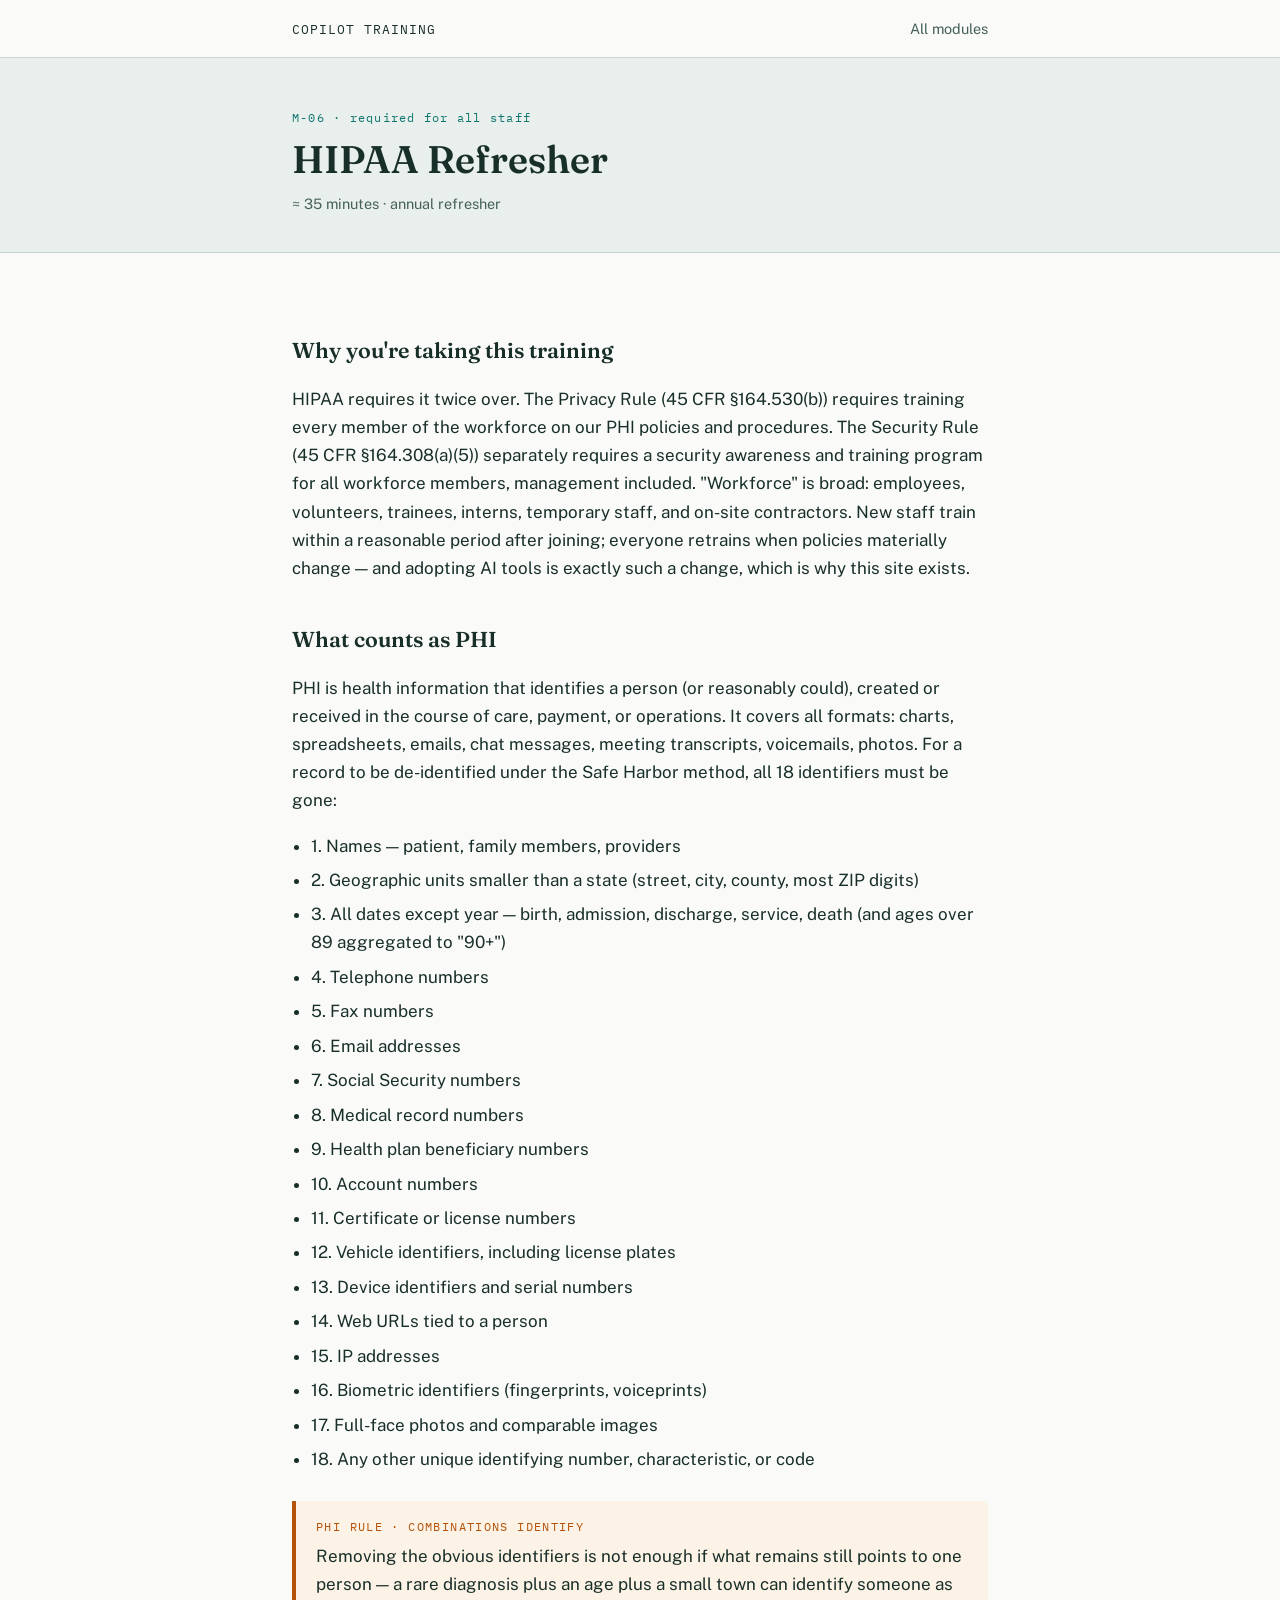
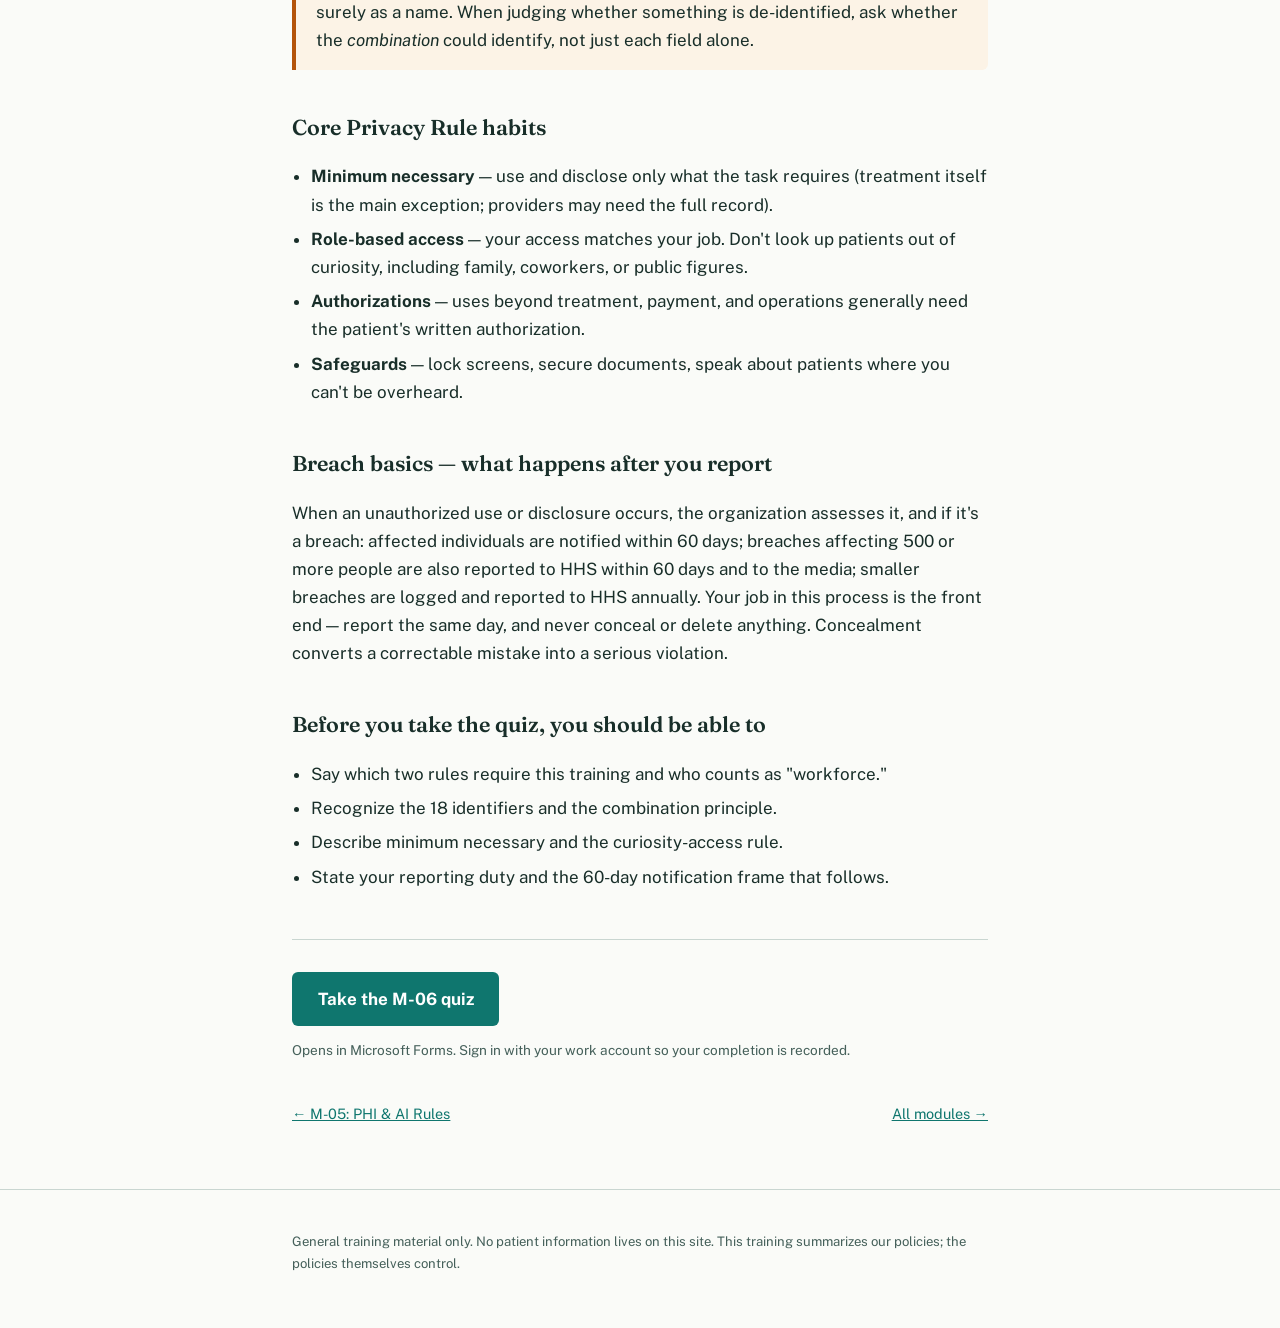
<file: modules/m06-hipaa-refresher.html>
<!DOCTYPE html>
<html lang="en">
<head>
<meta charset="utf-8">
<meta name="viewport" content="width=device-width, initial-scale=1">
<title>M-06 · HIPAA Refresher</title>
<link rel="stylesheet" href="../assets/styles.css">
</head>
<body>

<header class="topbar">
  <div class="wrap">
    <a class="wordmark" href="../index.html">Copilot Training</a>
    <nav><a href="../index.html#modules">All modules</a></nav>
  </div>
</header>

<div class="module-head">
  <div class="wrap">
    <span class="code">M-06 · required for all staff</span>
    <h1>HIPAA Refresher</h1>
    <p class="est">≈ 35 minutes · annual refresher</p>
  </div>
</div>

<main class="module">
  <div class="wrap">

    <h2>Why you're taking this training</h2>
    <p>HIPAA requires it twice over. The Privacy Rule (45 CFR §164.530(b)) requires training
    every member of the workforce on our PHI policies and procedures. The Security Rule
    (45 CFR §164.308(a)(5)) separately requires a security awareness and training program for
    all workforce members, management included. "Workforce" is broad: employees, volunteers,
    trainees, interns, temporary staff, and on-site contractors. New staff train within a
    reasonable period after joining; everyone retrains when policies materially change — and
    adopting AI tools is exactly such a change, which is why this site exists.</p>

    <h2>What counts as PHI</h2>
    <p>PHI is health information that identifies a person (or reasonably could), created or
    received in the course of care, payment, or operations. It covers all formats: charts,
    spreadsheets, emails, chat messages, meeting transcripts, voicemails, photos. For a
    record to be de-identified under the Safe Harbor method, all 18 identifiers must be gone:</p>
    <ul>
      <li>1. Names — patient, family members, providers</li>
      <li>2. Geographic units smaller than a state (street, city, county, most ZIP digits)</li>
      <li>3. All dates except year — birth, admission, discharge, service, death (and ages over 89 aggregated to "90+")</li>
      <li>4. Telephone numbers</li>
      <li>5. Fax numbers</li>
      <li>6. Email addresses</li>
      <li>7. Social Security numbers</li>
      <li>8. Medical record numbers</li>
      <li>9. Health plan beneficiary numbers</li>
      <li>10. Account numbers</li>
      <li>11. Certificate or license numbers</li>
      <li>12. Vehicle identifiers, including license plates</li>
      <li>13. Device identifiers and serial numbers</li>
      <li>14. Web URLs tied to a person</li>
      <li>15. IP addresses</li>
      <li>16. Biometric identifiers (fingerprints, voiceprints)</li>
      <li>17. Full-face photos and comparable images</li>
      <li>18. Any other unique identifying number, characteristic, or code</li>
    </ul>

    <div class="phi">
      <span class="label">PHI rule · combinations identify</span>
      <p>Removing the obvious identifiers is not enough if what remains still points to one
      person — a rare diagnosis plus an age plus a small town can identify someone as surely
      as a name. When judging whether something is de-identified, ask whether the
      <em>combination</em> could identify, not just each field alone.</p>
    </div>

    <h2>Core Privacy Rule habits</h2>
    <ul>
      <li><strong>Minimum necessary</strong> — use and disclose only what the task requires (treatment itself is the main exception; providers may need the full record).</li>
      <li><strong>Role-based access</strong> — your access matches your job. Don't look up patients out of curiosity, including family, coworkers, or public figures.</li>
      <li><strong>Authorizations</strong> — uses beyond treatment, payment, and operations generally need the patient's written authorization.</li>
      <li><strong>Safeguards</strong> — lock screens, secure documents, speak about patients where you can't be overheard.</li>
    </ul>

    <h2>Breach basics — what happens after you report</h2>
    <p>When an unauthorized use or disclosure occurs, the organization assesses it, and if
    it's a breach: affected individuals are notified within 60 days; breaches affecting 500
    or more people are also reported to HHS within 60 days and to the media; smaller breaches
    are logged and reported to HHS annually. Your job in this process is the front end —
    report the same day, and never conceal or delete anything. Concealment converts a
    correctable mistake into a serious violation.</p>

    <h2>Before you take the quiz, you should be able to</h2>
    <ul>
      <li>Say which two rules require this training and who counts as "workforce."</li>
      <li>Recognize the 18 identifiers and the combination principle.</li>
      <li>Describe minimum necessary and the curiosity-access rule.</li>
      <li>State your reporting duty and the 60-day notification frame that follows.</li>
    </ul>

    <div class="quiz">
      <a class="button" href="https://forms.cloud.microsoft/Pages/ResponsePage.aspx?id=3wcyBInm9kuQIAEDjxHwsdZuuTm6gatLlEnyoyC8YOhUQ1hBQ1NaSlZQQVBaMlQ2QTRONktFSkIxTC4u">Take the M-06 quiz</a>
      <p class="note">Opens in Microsoft Forms. Sign in with your work account so your completion is recorded.</p>
    </div>

    <div class="pager">
      <a href="m05-phi-and-ai.html">← M-05: PHI &amp; AI Rules</a>
      <a href="../index.html#modules">All modules →</a>
    </div>

  </div>
</main>

<footer><div class="wrap"><p>General training material only. No patient information lives on this site. This training summarizes our policies; the policies themselves control.</p></div></footer>

</body>
</html>
</file>
<file: assets/styles.css>
/* Copilot Training — shared styles
   Palette: pine ink on cool paper, teal actions, amber reserved for PHI rules only. */

@import url('https://fonts.googleapis.com/css2?family=Fraunces:opsz,wght@9..144,500;9..144,600&family=Public+Sans:wght@400;600;700&family=IBM+Plex+Mono:wght@500&display=swap');

:root {
  --ink: #182e29;
  --ink-soft: #45605a;
  --paper: #fafbf8;
  --mist: #e9efec;
  --line: #c9d6d1;
  --teal: #0f766e;
  --teal-dark: #0b5a54;
  --amber: #b45309;
  --amber-pale: #fcf3e6;
  --display: "Fraunces", Georgia, serif;
  --body: "Public Sans", -apple-system, sans-serif;
  --mono: "IBM Plex Mono", ui-monospace, monospace;
}

* { box-sizing: border-box; }

body {
  margin: 0;
  background: var(--paper);
  color: var(--ink);
  font-family: var(--body);
  font-size: 1.0625rem;
  line-height: 1.65;
}

a { color: var(--teal); }
a:focus-visible, button:focus-visible {
  outline: 3px solid var(--teal);
  outline-offset: 2px;
}

.wrap {
  max-width: 46rem;
  margin: 0 auto;
  padding: 0 1.25rem;
}

/* ---------- top bar ---------- */
.topbar {
  border-bottom: 1px solid var(--line);
  background: var(--paper);
}
.topbar .wrap {
  display: flex;
  justify-content: space-between;
  align-items: baseline;
  padding-top: 0.9rem;
  padding-bottom: 0.9rem;
}
.wordmark {
  font-family: var(--mono);
  font-size: 0.8rem;
  letter-spacing: 0.08em;
  text-transform: uppercase;
  color: var(--ink);
  text-decoration: none;
}
.topbar nav a {
  font-size: 0.9rem;
  text-decoration: none;
  color: var(--ink-soft);
}
.topbar nav a:hover { color: var(--teal); }

/* ---------- hub hero ---------- */
.hero { padding: 4rem 0 2.5rem; }
.hero h1 {
  font-family: var(--display);
  font-weight: 600;
  font-size: clamp(2rem, 5vw, 3rem);
  line-height: 1.15;
  margin: 0 0 1rem;
  max-width: 20ch;
}
.hero h1 em {
  font-style: normal;
  color: var(--teal);
}
.hero p {
  max-width: 52ch;
  color: var(--ink-soft);
  margin: 0;
}

/* ---------- how it works ---------- */
.steps {
  display: grid;
  grid-template-columns: repeat(3, 1fr);
  gap: 1rem;
  padding: 1.75rem 0;
  border-top: 1px solid var(--line);
  border-bottom: 1px solid var(--line);
  margin: 1.5rem 0 3rem;
}
.steps div strong {
  display: block;
  font-family: var(--mono);
  font-size: 0.75rem;
  letter-spacing: 0.08em;
  text-transform: uppercase;
  color: var(--teal);
  margin-bottom: 0.3rem;
}
.steps div p { margin: 0; font-size: 0.9rem; color: var(--ink-soft); }
@media (max-width: 640px) { .steps { grid-template-columns: 1fr; } }

/* ---------- module cards (chart-divider motif) ---------- */
.modules { list-style: none; margin: 0 0 4rem; padding: 0; }
.modules li { margin: 2.1rem 0; }

.module-card {
  position: relative;
  display: block;
  border: 1px solid var(--line);
  border-radius: 0 6px 6px 6px;
  background: #fff;
  padding: 1.35rem 1.5rem 1.25rem;
  text-decoration: none;
  color: var(--ink);
  transition: border-color 120ms ease, transform 120ms ease;
}
.module-card:hover {
  border-color: var(--teal);
  transform: translateX(4px);
}
/* the divider tab */
.module-card .tab {
  position: absolute;
  top: -1.45rem;
  left: -1px;
  font-family: var(--mono);
  font-size: 0.72rem;
  letter-spacing: 0.1em;
  padding: 0.2rem 0.7rem;
  background: var(--mist);
  border: 1px solid var(--line);
  border-bottom: none;
  border-radius: 5px 5px 0 0;
  color: var(--ink-soft);
}
.module-card:hover .tab { background: var(--teal); color: #fff; border-color: var(--teal); }
.module-card h2 {
  font-family: var(--display);
  font-weight: 600;
  font-size: 1.3rem;
  margin: 0 0 0.35rem;
}
.module-card p { margin: 0; font-size: 0.92rem; color: var(--ink-soft); }
.module-card .meta {
  display: block;
  margin-top: 0.6rem;
  font-family: var(--mono);
  font-size: 0.72rem;
  letter-spacing: 0.06em;
  color: var(--teal);
}
.module-card.flagged { border-left: 4px solid var(--amber); }

/* ---------- module page header ---------- */
.module-head {
  background: var(--mist);
  border-bottom: 1px solid var(--line);
  padding: 2.75rem 0 2.25rem;
}
.module-head .code {
  font-family: var(--mono);
  font-size: 0.78rem;
  letter-spacing: 0.1em;
  color: var(--teal);
}
.module-head h1 {
  font-family: var(--display);
  font-weight: 600;
  font-size: clamp(1.7rem, 4vw, 2.4rem);
  margin: 0.4rem 0 0.6rem;
  line-height: 1.2;
}
.module-head .est {
  font-size: 0.9rem;
  color: var(--ink-soft);
  margin: 0;
}

/* ---------- module body ---------- */
main.module { padding: 2.5rem 0 4rem; }
main.module h2 {
  font-family: var(--display);
  font-weight: 600;
  font-size: 1.35rem;
  margin: 2.5rem 0 0.75rem;
}
main.module ul { padding-left: 1.2rem; }
main.module li { margin: 0.4rem 0; }

/* PHI rule callout — amber is used for these and nothing else */
.phi {
  border-left: 4px solid var(--amber);
  background: var(--amber-pale);
  border-radius: 0 6px 6px 0;
  padding: 1rem 1.25rem;
  margin: 1.75rem 0;
}
.phi .label {
  font-family: var(--mono);
  font-size: 0.72rem;
  letter-spacing: 0.12em;
  text-transform: uppercase;
  color: var(--amber);
  display: block;
  margin-bottom: 0.35rem;
}
.phi p { margin: 0; }
.phi p + p { margin-top: 0.6rem; }

/* Microsoft Learn link list */
.learn-links { list-style: none; padding: 0; }
.learn-links li {
  border: 1px solid var(--line);
  border-radius: 6px;
  margin: 0.6rem 0;
  background: #fff;
}
.learn-links a {
  display: block;
  padding: 0.75rem 1rem;
  text-decoration: none;
}
.learn-links a:hover { background: var(--mist); }
.learn-links .src {
  display: block;
  font-family: var(--mono);
  font-size: 0.7rem;
  letter-spacing: 0.08em;
  color: var(--ink-soft);
  margin-top: 0.15rem;
}

/* quiz CTA */
.quiz {
  margin-top: 3rem;
  border-top: 1px solid var(--line);
  padding-top: 2rem;
}
.quiz a.button {
  display: inline-block;
  background: var(--teal);
  color: #fff;
  text-decoration: none;
  font-weight: 700;
  padding: 0.8rem 1.6rem;
  border-radius: 6px;
}
.quiz a.button:hover { background: var(--teal-dark); }
.quiz .note { font-size: 0.85rem; color: var(--ink-soft); }

/* pager */
.pager {
  display: flex;
  justify-content: space-between;
  margin-top: 2.5rem;
  font-size: 0.9rem;
}

/* footer */
footer {
  border-top: 1px solid var(--line);
  padding: 1.75rem 0 2.5rem;
  font-size: 0.82rem;
  color: var(--ink-soft);
}

@media (prefers-reduced-motion: reduce) {
  .module-card { transition: none; }
  .module-card:hover { transform: none; }
}
</file>
